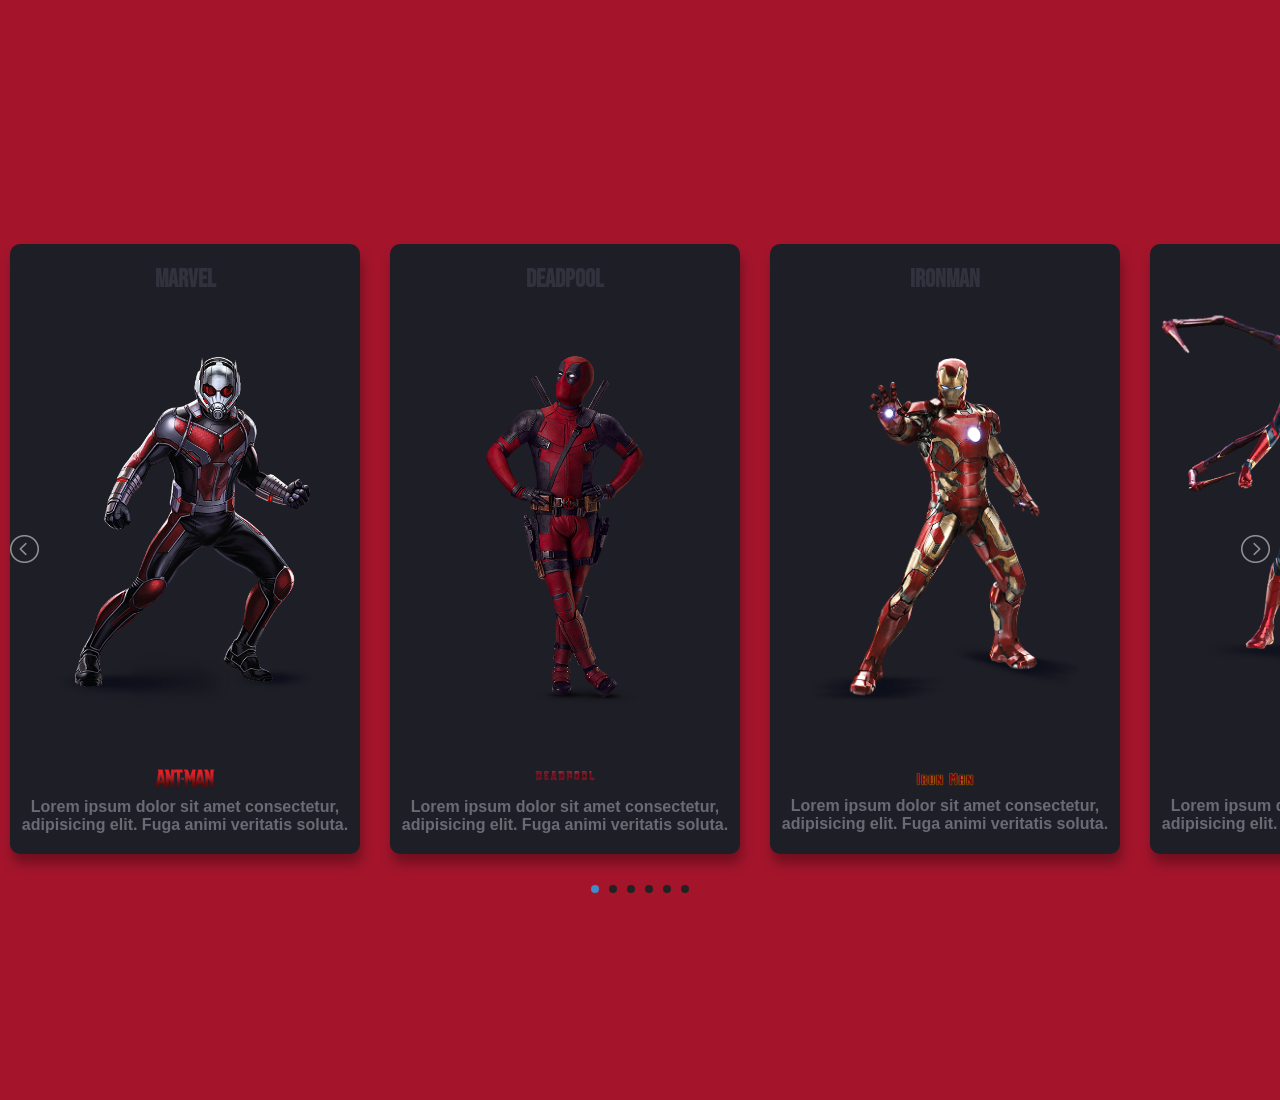
<file: index.html>
<!DOCTYPE html>
<html lang="en">

<head>
    <meta charset="UTF-8">
    <meta http-equiv="X-UA-Compatible" content="IE=edge">
    <meta name="viewport" content="width=device-width, initial-scale=1.0">
    <link rel="stylesheet" href="style.css">
    <script src="https://code.jquery.com/jquery-3.6.0.js"></script>
    <link rel="stylesheet" href="./lightslider.css">
    <script src="./lightslider.js"></script>
    <title>Responsive_Slider</title>
</head>

<body>

    <div class="container">
        <ul id="autoWidth" class="cs-hidden">
            <li class="item-a">
                <!-- card... -->
                <div class="box">
                    <p class="marvel">MARVEL</p>
                    <img src="./img/Ant-Man.png" alt="ant-man-img" class="model">
                    <div class="details">
                        <img src="./img/AntMan-logo.png" alt="logo-png" class="logo">
                        <p>Lorem ipsum dolor sit amet consectetur, adipisicing elit. Fuga animi veritatis soluta.</p>
                    </div>
                </div>
            </li>

            <li class="item-a">
                <!-- card... -->
                <div class="box">
                    <p class="marvel">DEADPOOL</p>
                    <img src="./img/DeadPool.png" alt="ant-man-img" class="model">
                    <div class="details">
                        <img src="./img/Deadpool-logo.png" alt="logo-png" class="logo">
                        <p>Lorem ipsum dolor sit amet consectetur, adipisicing elit. Fuga animi veritatis soluta.</p>
                    </div>
                </div>
            </li>

            <li class="item-a">
                <!-- card... -->
                <div class="box">
                    <p class="marvel">IRONMAN</p>
                    <img src="./img/IronMan.png" alt="ant-man-img" class="model">
                    <div class="details">
                        <img src="./img/IronMan-logo.png" alt="logo-png" class="logo">
                        <p>Lorem ipsum dolor sit amet consectetur, adipisicing elit. Fuga animi veritatis soluta.</p>
                    </div>
                </div>
            </li>


            <li class="item-a">
                <!-- card... -->
                <div class="box">
                    <p class="marvel">SPIDERMAN</p>
                    <img src="./img/SpiderMan.png" alt="ant-man-img" class="model">
                    <div class="details">
                        <img src="./img/SpiderMan-logo.png" alt="logo-png" class="logo">
                        <p>Lorem ipsum dolor sit amet consectetur, adipisicing elit. Fuga animi veritatis soluta.</p>
                    </div>
                </div>
            </li>


            <li class="item-a">
                <!-- card... -->
                <div class="box">
                    <p class="marvel">THOR</p>
                    <img src="./img/Thor.png" alt="ant-man-img" class="model">
                    <div class="details">
                        <img src="./img/Thor-logo.png" alt="logo-png" class="logo">
                        <p>Lorem ipsum dolor sit amet consectetur, adipisicing elit. Fuga animi veritatis soluta.</p>
                    </div>
                </div>
            </li>

            <li class="item-a">
                <!-- card... -->
                <div class="box">
                    <p class="marvel">VENOM</p>
                    <img src="./img/Venom.png" alt="ant-man-img" class="model">
                    <div class="details">
                        <img src="./img/Venom-logo.png" alt="logo-png" class="logo">
                        <p>Lorem ipsum dolor sit amet consectetur, adipisicing elit. Fuga animi veritatis soluta.</p>
                    </div>
                </div>
            </li>

        </ul>

    </div>

    <script src="./slider.js"></script>
</body>

</html>
</file>
<file: style.css>
@import url('https://fonts.googleapis.com/css2?family=Bebas+Neue&display=swap');

*{
    margin: 0;
    padding: 0;
    box-sizing: border-box;
    font-family: sans-serif;
}

body{
    background-color: #a4152c;
}

.container{
    width: 100%;
    height: 120vh;
    margin-top: 20px;
    display: flex;
    align-items: center;
    justify-content: center;
 
   
}

.box{
    width: 350px;
    height: 610px;
    background-color: #1e1e26;
    padding: 20px 10px;
    margin: 20px 10px;
    border-radius: 10px;
    box-shadow: 2px 10px 12px rgba(0,0,0,0.3);
    display: flex;
    align-items: center;
    justify-content: space-between;
    flex-direction: column;
    transition: all ease 1s;
}


.box:hover{
    background-color: #17171d;
    transition: all ease 1s;
    transform-style: preserve-3d;
    transform: scale(1.02);

}

.box:hover .marvel{
    color: #c0292b;
    
}


.marvel{
    font-weight: bold;
    color: #32323e;
    font-size: 25px;
    font-family: 'Bebas Neue', cursive;
    transition: all ease 1s;
    
}


.model{
    height: 350px;
    max-height: 100%;

}


.details{
    display: flex;
    align-items: center;
    flex-direction: column;
}


.logo{
    width: 60px;

}

.details p{
    font-weight: bold;
    color: #6a6a74;
    margin-top: 10px;
    text-align: center;
}


@media screen and (max-width:720px){
    .box{
        width: 94%;
        height: 500px;
    }

    .model{
        height: 250px;
    }

    .details p{
        font-size: 16px;
        width: 250px;
    }
}
</file>
<file: lightslider.css>
/*! lightslider - v1.1.6 - 2016-10-25
* https://github.com/sachinchoolur/lightslider
* Copyright (c) 2016 Sachin N; Licensed MIT */
/*! lightslider - v1.1.3 - 2015-04-14
* https://github.com/sachinchoolur/lightslider
* Copyright (c) 2015 Sachin N; Licensed MIT */
/** /!!! core css Should not edit !!!/**/ 

.lSSlideOuter {
    overflow: hidden;
    -webkit-touch-callout: none;
    -webkit-user-select: none;
    -khtml-user-select: none;
    -moz-user-select: none;
    -ms-user-select: none;
    user-select: none
}
.lightSlider:before, .lightSlider:after {
    content: " ";
    display: table;
}
.lightSlider {
    overflow: hidden;
    margin: 0;
}
.lSSlideWrapper {
    max-width: 100%;
    overflow: hidden;
    position: relative;
}
.lSSlideWrapper > .lightSlider:after {
    clear: both;
}
.lSSlideWrapper .lSSlide {
    -webkit-transform: translate(0px, 0px);
    -ms-transform: translate(0px, 0px);
    transform: translate(0px, 0px);
    -webkit-transition: all 1s;
    -webkit-transition-property: -webkit-transform,height;
    -moz-transition-property: -moz-transform,height;
    transition-property: transform,height;
    -webkit-transition-duration: inherit !important;
    transition-duration: inherit !important;
    -webkit-transition-timing-function: inherit !important;
    transition-timing-function: inherit !important;
}
.lSSlideWrapper .lSFade {
    position: relative;
}
.lSSlideWrapper .lSFade > * {
    position: absolute !important;
    top: 0;
    left: 0;
    z-index: 9;
    margin-right: 0;
    width: 100%;
}
.lSSlideWrapper.usingCss .lSFade > * {
    opacity: 0;
    -webkit-transition-delay: 0s;
    transition-delay: 0s;
    -webkit-transition-duration: inherit !important;
    transition-duration: inherit !important;
    -webkit-transition-property: opacity;
    transition-property: opacity;
    -webkit-transition-timing-function: inherit !important;
    transition-timing-function: inherit !important;
}
.lSSlideWrapper .lSFade > *.active {
    z-index: 10;
}
.lSSlideWrapper.usingCss .lSFade > *.active {
    opacity: 1;
}
/** /!!! End of core css Should not edit !!!/**/

/* Pager */
.lSSlideOuter .lSPager.lSpg {
    margin: 10px 0 0;
    padding: 0;
    text-align: center;
}
.lSSlideOuter .lSPager.lSpg > li {
    cursor: pointer;
    display: inline-block;
    padding: 0 5px;
}
.lSSlideOuter .lSPager.lSpg > li a {
    background-color: #222222;
    border-radius: 30px;
    display: inline-block;
    height: 8px;
    overflow: hidden;
    text-indent: -999em;
    width: 8px;
    position: relative;
    z-index: 99;
    -webkit-transition: all 0.5s linear 0s;
    transition: all 0.5s linear 0s;
}
.lSSlideOuter .lSPager.lSpg > li:hover a, .lSSlideOuter .lSPager.lSpg > li.active a {
    background-color: #428bca;
}
.lSSlideOuter .media {
    opacity: 0.8;
}
.lSSlideOuter .media.active {
    opacity: 1;
}
/* End of pager */

/** Gallery */
.lSSlideOuter .lSPager.lSGallery {
    list-style: none outside none;
    padding-left: 0;
    margin: 0;
    overflow: hidden;
    transform: translate3d(0px, 0px, 0px);
    -moz-transform: translate3d(0px, 0px, 0px);
    -ms-transform: translate3d(0px, 0px, 0px);
    -webkit-transform: translate3d(0px, 0px, 0px);
    -o-transform: translate3d(0px, 0px, 0px);
    -webkit-transition-property: -webkit-transform;
    -moz-transition-property: -moz-transform;
    -webkit-touch-callout: none;
    -webkit-user-select: none;
    -khtml-user-select: none;
    -moz-user-select: none;
    -ms-user-select: none;
    user-select: none;
}
.lSSlideOuter .lSPager.lSGallery li {
    overflow: hidden;
    -webkit-transition: border-radius 0.12s linear 0s 0.35s linear 0s;
    transition: border-radius 0.12s linear 0s 0.35s linear 0s;
}
.lSSlideOuter .lSPager.lSGallery li.active, .lSSlideOuter .lSPager.lSGallery li:hover {
    border-radius: 5px;
}
.lSSlideOuter .lSPager.lSGallery img {
    display: block;
    height: auto;
    max-width: 100%;
}
.lSSlideOuter .lSPager.lSGallery:before, .lSSlideOuter .lSPager.lSGallery:after {
    content: " ";
    display: table;
}
.lSSlideOuter .lSPager.lSGallery:after {
    clear: both;
}
/* End of Gallery*/

/* slider actions */
.lSAction > a {
    width: 32px;
    display: block;
    top: 50%;
    height: 32px;
    background-image: url('../img/controls.png');
    cursor: pointer;
    position: absolute;
    z-index: 99;
    margin-top: -16px;
    opacity: 0.5;
    -webkit-transition: opacity 0.35s linear 0s;
    transition: opacity 0.35s linear 0s;
}
.lSAction > a:hover {
    opacity: 1;
}
.lSAction > .lSPrev {
    background-position: 0 0;
    left: 10px;
}
.lSAction > .lSNext {
    background-position: -32px 0;
    right: 10px;
}
.lSAction > a.disabled {
    pointer-events: none;
}
.cS-hidden {
    height: 1px;
    opacity: 0;
    filter: alpha(opacity=0);
    overflow: hidden;
}


/* vertical */
.lSSlideOuter.vertical {
    position: relative;
}
.lSSlideOuter.vertical.noPager {
    padding-right: 0px !important;
}
.lSSlideOuter.vertical .lSGallery {
    position: absolute !important;
    right: 0;
    top: 0;
}
.lSSlideOuter.vertical .lightSlider > * {
    width: 100% !important;
    max-width: none !important;
}

/* vertical controlls */
.lSSlideOuter.vertical .lSAction > a {
    left: 50%;
    margin-left: -14px;
    margin-top: 0;
}
.lSSlideOuter.vertical .lSAction > .lSNext {
    background-position: 31px -31px;
    bottom: 10px;
    top: auto;
}
.lSSlideOuter.vertical .lSAction > .lSPrev {
    background-position: 0 -31px;
    bottom: auto;
    top: 10px;
}
/* vertical */


/* Rtl */
.lSSlideOuter.lSrtl {
    direction: rtl;
}
.lSSlideOuter .lightSlider, .lSSlideOuter .lSPager {
    padding-left: 0;
    list-style: none outside none;
}
.lSSlideOuter.lSrtl .lightSlider, .lSSlideOuter.lSrtl .lSPager {
    padding-right: 0;
}
.lSSlideOuter .lightSlider > *,  .lSSlideOuter .lSGallery li {
    float: left;
}
.lSSlideOuter.lSrtl .lightSlider > *,  .lSSlideOuter.lSrtl .lSGallery li {
    float: right !important;
}
/* Rtl */

@-webkit-keyframes rightEnd {
    0% {
        left: 0;
    }

    50% {
        left: -15px;
    }

    100% {
        left: 0;
    }
}
@keyframes rightEnd {
    0% {
        left: 0;
    }

    50% {
        left: -15px;
    }

    100% {
        left: 0;
    }
}
@-webkit-keyframes topEnd {
    0% {
        top: 0;
    }

    50% {
        top: -15px;
    }

    100% {
        top: 0;
    }
}
@keyframes topEnd {
    0% {
        top: 0;
    }

    50% {
        top: -15px;
    }

    100% {
        top: 0;
    }
}
@-webkit-keyframes leftEnd {
    0% {
        left: 0;
    }

    50% {
        left: 15px;
    }

    100% {
        left: 0;
    }
}
@keyframes leftEnd {
    0% {
        left: 0;
    }

    50% {
        left: 15px;
    }

    100% {
        left: 0;
    }
}
@-webkit-keyframes bottomEnd {
    0% {
        bottom: 0;
    }

    50% {
        bottom: -15px;
    }

    100% {
        bottom: 0;
    }
}
@keyframes bottomEnd {
    0% {
        bottom: 0;
    }

    50% {
        bottom: -15px;
    }

    100% {
        bottom: 0;
    }
}
.lSSlideOuter .rightEnd {
    -webkit-animation: rightEnd 0.3s;
    animation: rightEnd 0.3s;
    position: relative;
}
.lSSlideOuter .leftEnd {
    -webkit-animation: leftEnd 0.3s;
    animation: leftEnd 0.3s;
    position: relative;
}
.lSSlideOuter.vertical .rightEnd {
    -webkit-animation: topEnd 0.3s;
    animation: topEnd 0.3s;
    position: relative;
}
.lSSlideOuter.vertical .leftEnd {
    -webkit-animation: bottomEnd 0.3s;
    animation: bottomEnd 0.3s;
    position: relative;
}
.lSSlideOuter.lSrtl .rightEnd {
    -webkit-animation: leftEnd 0.3s;
    animation: leftEnd 0.3s;
    position: relative;
}
.lSSlideOuter.lSrtl .leftEnd {
    -webkit-animation: rightEnd 0.3s;
    animation: rightEnd 0.3s;
    position: relative;
}
/*/  GRab cursor */
.lightSlider.lsGrab > * {
  cursor: -webkit-grab;
  cursor: -moz-grab;
  cursor: -o-grab;
  cursor: -ms-grab;
  cursor: grab;
}
.lightSlider.lsGrabbing > * {
  cursor: move;
  cursor: -webkit-grabbing;
  cursor: -moz-grabbing;
  cursor: -o-grabbing;
  cursor: -ms-grabbing;
  cursor: grabbing;
}
</file>
